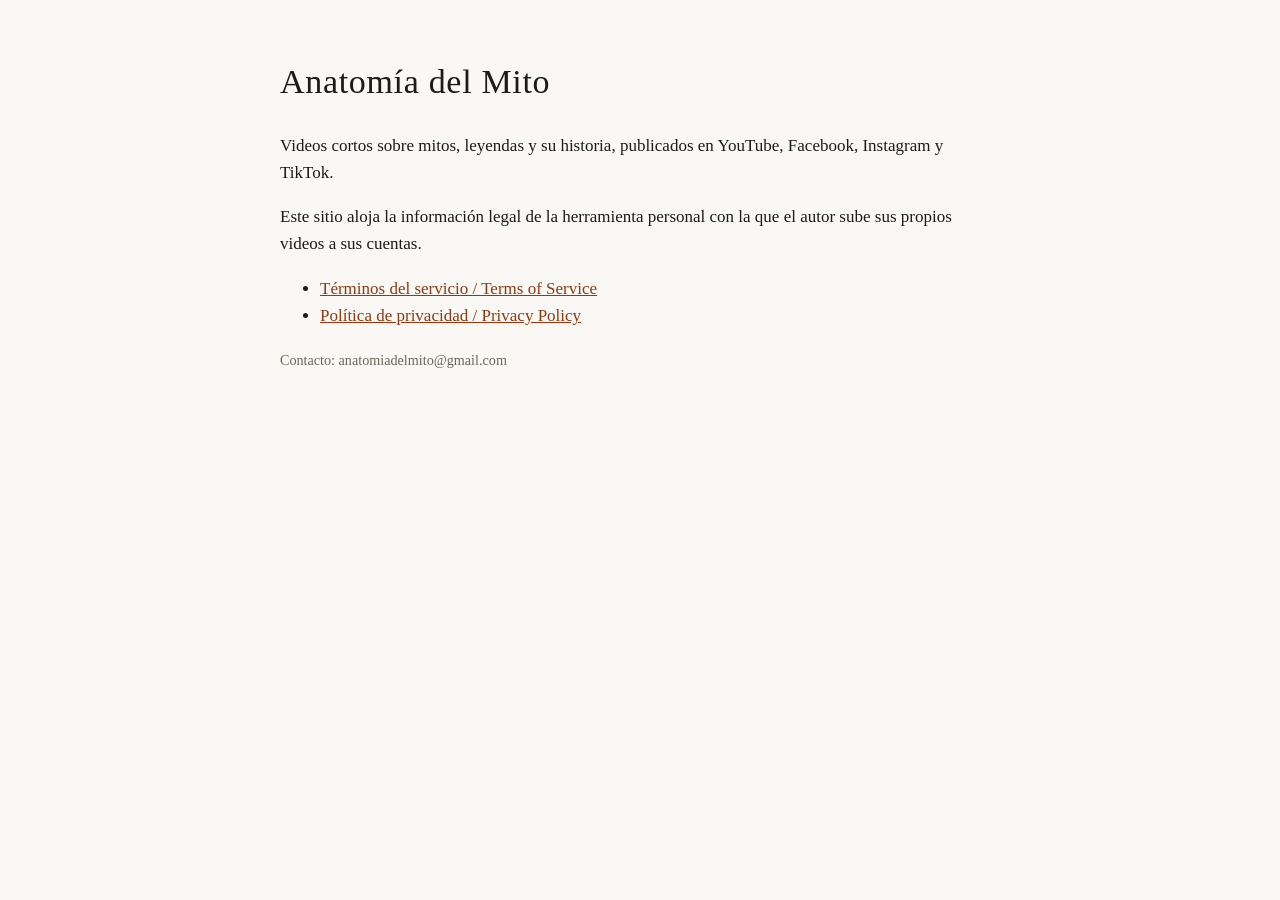
<file: index.html>
<!doctype html>
<html lang="es">
<head>
<meta charset="utf-8">
<meta name="viewport" content="width=device-width, initial-scale=1">
<title>Anatomía del Mito</title>
<link rel="stylesheet" href="estilo.css">
</head>
<body>
<main>
  <h1>Anatomía del Mito</h1>
  <p>Videos cortos sobre mitos, leyendas y su historia, publicados en YouTube, Facebook, Instagram y TikTok.</p>
  <p>Este sitio aloja la información legal de la herramienta personal con la que el autor sube sus propios videos a sus cuentas.</p>
  <ul>
    <li><a href="terminos.html">Términos del servicio / Terms of Service</a></li>
    <li><a href="privacidad.html">Política de privacidad / Privacy Policy</a></li>
  </ul>
  <p><small>Contacto: anatomiadelmito@gmail.com</small></p>
</main>
</body>
</html>
</file>
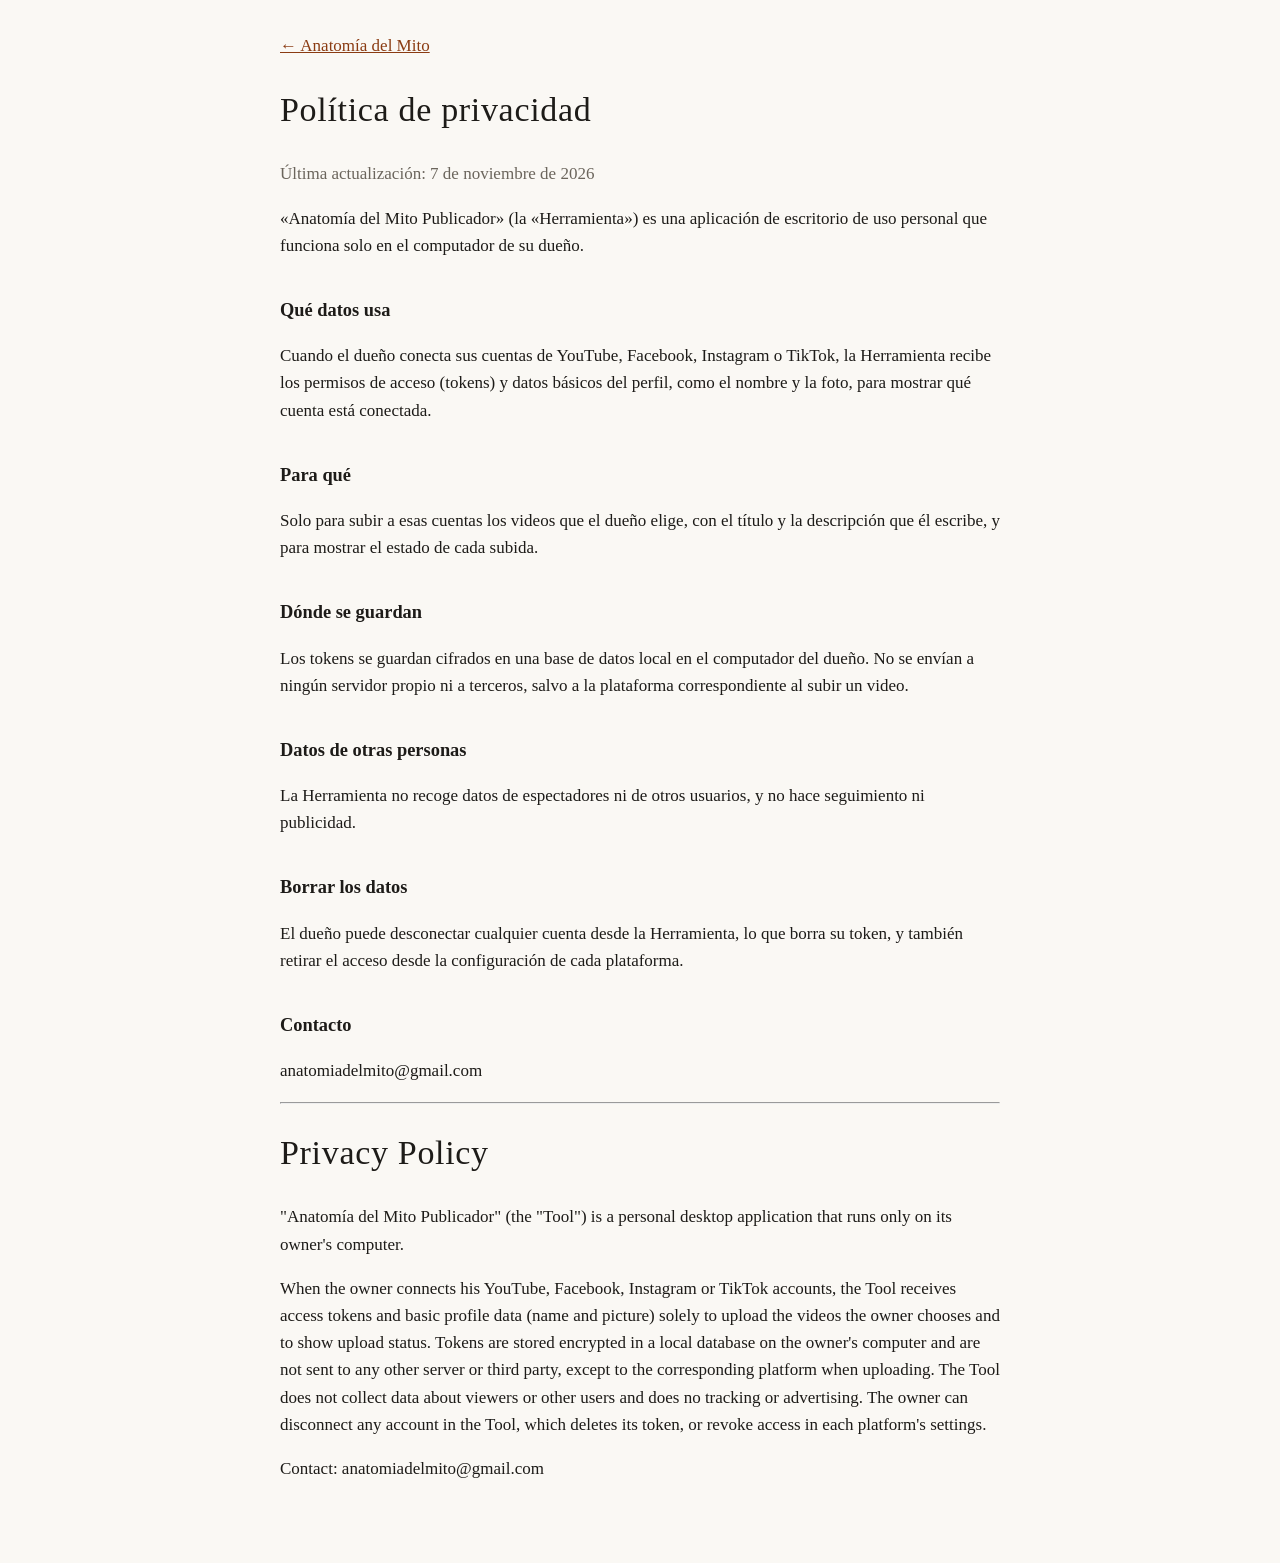
<file: privacidad.html>
<!doctype html>
<html lang="es">
<head>
<meta charset="utf-8">
<meta name="viewport" content="width=device-width, initial-scale=1">
<title>Política de privacidad</title>
<link rel="stylesheet" href="estilo.css">
</head>
<body>
<main>
  <nav><a href="./">← Anatomía del Mito</a></nav>
  <h1>Política de privacidad</h1>
  <p class="fecha">Última actualización: 7 de noviembre de 2026</p>

  <p>«Anatomía del Mito Publicador» (la «Herramienta») es una aplicación de escritorio de uso personal que funciona solo en el computador de su dueño.</p>

  <h2>Qué datos usa</h2>
  <p>Cuando el dueño conecta sus cuentas de YouTube, Facebook, Instagram o TikTok, la Herramienta recibe los permisos de acceso (tokens) y datos básicos del perfil, como el nombre y la foto, para mostrar qué cuenta está conectada.</p>

  <h2>Para qué</h2>
  <p>Solo para subir a esas cuentas los videos que el dueño elige, con el título y la descripción que él escribe, y para mostrar el estado de cada subida.</p>

  <h2>Dónde se guardan</h2>
  <p>Los tokens se guardan cifrados en una base de datos local en el computador del dueño. No se envían a ningún servidor propio ni a terceros, salvo a la plataforma correspondiente al subir un video.</p>

  <h2>Datos de otras personas</h2>
  <p>La Herramienta no recoge datos de espectadores ni de otros usuarios, y no hace seguimiento ni publicidad.</p>

  <h2>Borrar los datos</h2>
  <p>El dueño puede desconectar cualquier cuenta desde la Herramienta, lo que borra su token, y también retirar el acceso desde la configuración de cada plataforma.</p>

  <h2>Contacto</h2>
  <p>anatomiadelmito@gmail.com</p>

  <hr>
  <h1 lang="en">Privacy Policy</h1>
  <div lang="en">
    <p>"Anatomía del Mito Publicador" (the "Tool") is a personal desktop application that runs only on its owner's computer.</p>
    <p>When the owner connects his YouTube, Facebook, Instagram or TikTok accounts, the Tool receives access tokens and basic profile data (name and picture) solely to upload the videos the owner chooses and to show upload status. Tokens are stored encrypted in a local database on the owner's computer and are not sent to any other server or third party, except to the corresponding platform when uploading. The Tool does not collect data about viewers or other users and does no tracking or advertising. The owner can disconnect any account in the Tool, which deletes its token, or revoke access in each platform's settings.</p>
    <p>Contact: anatomiadelmito@gmail.com</p>
  </div>
</main>
</body>
</html>
</file>
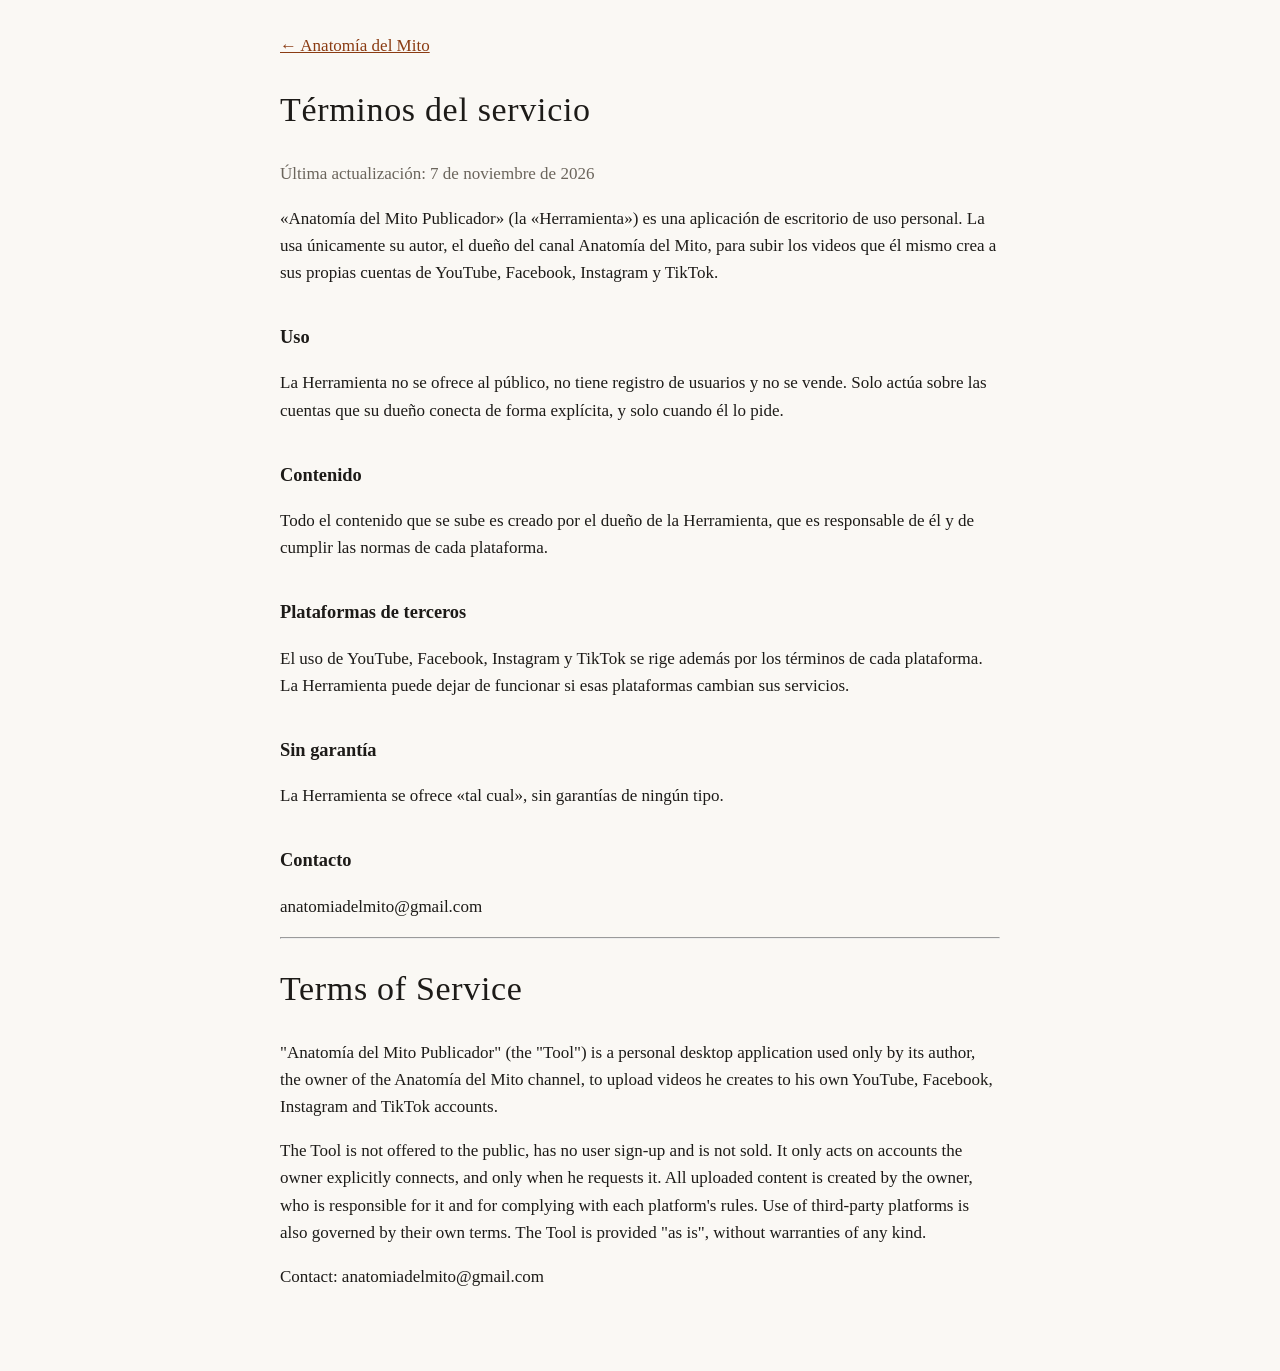
<file: terminos.html>
<!doctype html>
<html lang="es">
<head>
<meta charset="utf-8">
<meta name="viewport" content="width=device-width, initial-scale=1">
<title>Términos del servicio</title>
<link rel="stylesheet" href="estilo.css">
</head>
<body>
<main>
  <nav><a href="./">← Anatomía del Mito</a></nav>
  <h1>Términos del servicio</h1>
  <p class="fecha">Última actualización: 7 de noviembre de 2026</p>

  <p>«Anatomía del Mito Publicador» (la «Herramienta») es una aplicación de escritorio de uso personal. La usa únicamente su autor, el dueño del canal Anatomía del Mito, para subir los videos que él mismo crea a sus propias cuentas de YouTube, Facebook, Instagram y TikTok.</p>

  <h2>Uso</h2>
  <p>La Herramienta no se ofrece al público, no tiene registro de usuarios y no se vende. Solo actúa sobre las cuentas que su dueño conecta de forma explícita, y solo cuando él lo pide.</p>

  <h2>Contenido</h2>
  <p>Todo el contenido que se sube es creado por el dueño de la Herramienta, que es responsable de él y de cumplir las normas de cada plataforma.</p>

  <h2>Plataformas de terceros</h2>
  <p>El uso de YouTube, Facebook, Instagram y TikTok se rige además por los términos de cada plataforma. La Herramienta puede dejar de funcionar si esas plataformas cambian sus servicios.</p>

  <h2>Sin garantía</h2>
  <p>La Herramienta se ofrece «tal cual», sin garantías de ningún tipo.</p>

  <h2>Contacto</h2>
  <p>anatomiadelmito@gmail.com</p>

  <hr>
  <h1 lang="en">Terms of Service</h1>
  <div lang="en">
    <p>"Anatomía del Mito Publicador" (the "Tool") is a personal desktop application used only by its author, the owner of the Anatomía del Mito channel, to upload videos he creates to his own YouTube, Facebook, Instagram and TikTok accounts.</p>
    <p>The Tool is not offered to the public, has no user sign-up and is not sold. It only acts on accounts the owner explicitly connects, and only when he requests it. All uploaded content is created by the owner, who is responsible for it and for complying with each platform's rules. Use of third-party platforms is also governed by their own terms. The Tool is provided "as is", without warranties of any kind.</p>
    <p>Contact: anatomiadelmito@gmail.com</p>
  </div>
</main>
</body>
</html>
</file>
<file: estilo.css>
:root { --fondo: #faf8f4; --texto: #1d1b18; --suave: #6b655c; --enlace: #8a3b12; }
@media (prefers-color-scheme: dark) {
  :root { --fondo: #121417; --texto: #ece6da; --suave: #a59d90; --enlace: #e0a46f; }
}
body { margin: 0; background: var(--fondo); color: var(--texto); font: 17px/1.6 Georgia, serif; }
main { max-width: 720px; margin: 0 auto; padding: 32px 16px 64px; }
h1 { font-weight: 500; letter-spacing: .02em; }
h2 { font-size: 1.15rem; margin-top: 2em; }
small, .fecha { color: var(--suave); }
a { color: var(--enlace); }
nav { margin-bottom: 24px; }
</file>
